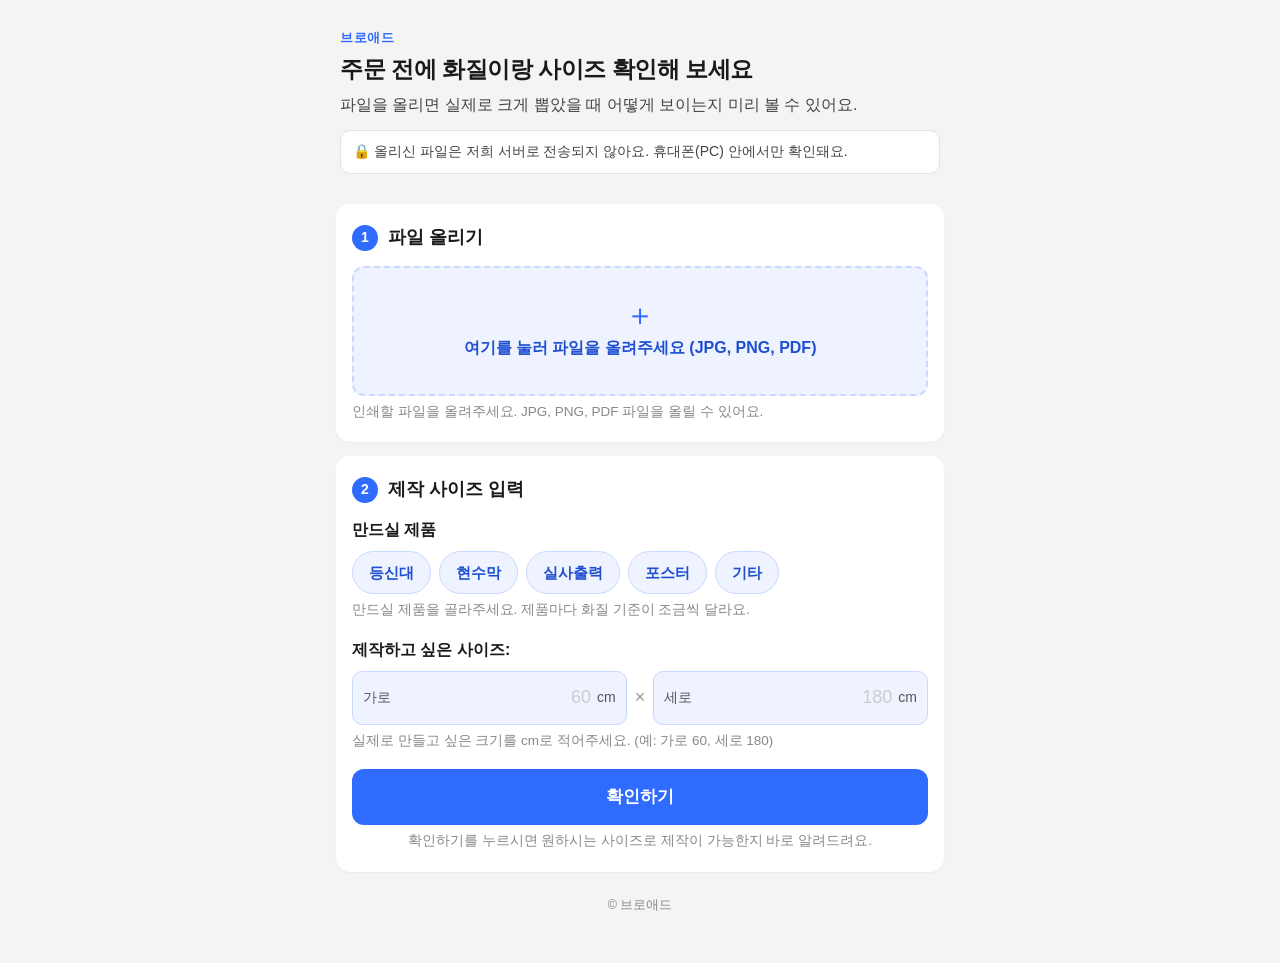
<file: index.html>
<!doctype html>
<html lang="ko">
<head>
  <meta charset="utf-8">
  <meta name="viewport" content="width=device-width, initial-scale=1, viewport-fit=cover">
  <title>화질·사이즈 확인</title>
  <meta name="description" content="주문 전에 화질과 사이즈를 미리 확인해 보세요.">
  <link rel="stylesheet" href="css/style.css?v=20261117a">
</head>
<body>
  <main class="wrap">
    <header class="top">
      <p class="brand" id="brand"></p>
      <h1 id="title"></h1>
      <p class="intro" id="intro"></p>
      <p class="privacy"><span aria-hidden="true">🔒</span> <span id="privacy"></span></p>
    </header>

    <!-- 1. 파일 올리기 -->
    <section class="card" id="step1">
      <h2><span class="num">1</span><span data-msg="step1Title"></span></h2>

      <label class="drop" id="drop">
        <input type="file" id="fileInput" accept=".jpg,.jpeg,.png,.pdf,.ai,image/jpeg,image/png,application/pdf">
        <span class="drop-icon" aria-hidden="true">＋</span>
        <span class="drop-text" data-msg="uploadButton"></span>
      </label>
      <p class="help" data-msg="uploadHelp"></p>

      <p class="status" id="loading" hidden><span class="spinner" aria-hidden="true"></span><span data-msg="loading"></span></p>
      <p class="error" id="fileError" role="alert" hidden></p>

      <div class="original" id="original" hidden>
        <div class="thumb-box"><img id="thumb" alt="올리신 파일 미리보기"></div>
        <p class="filename" id="fileName"></p>
        <div class="page-pick" id="pagePick" hidden>
          <label for="pageSelect" data-msg="pageLabel"></label>
          <select id="pageSelect"></select>
          <p class="help" data-msg="pageHelp"></p>
        </div>
        <p class="orig-size" id="origSize"></p>
        <p class="help" data-msg="originalHelp"></p>
        <button type="button" class="link-btn" id="changeFile" data-msg="uploadChange"></button>
      </div>
    </section>

    <!-- 2. 제작 사이즈 입력 -->
    <section class="card" id="step2">
      <h2><span class="num">2</span><span data-msg="step2Title"></span></h2>

      <p class="label" data-msg="itemLabel"></p>
      <div class="chips" id="items" role="radiogroup"></div>
      <p class="help" data-msg="itemHelp"></p>

      <p class="label" data-msg="sizeLabel"></p>
      <div class="size-row">
        <label class="size-field">
          <span data-msg="widthLabel"></span>
          <input type="text" inputmode="decimal" id="reqW" autocomplete="off" placeholder="60">
          <span class="unit">cm</span>
        </label>
        <span class="times" aria-hidden="true">×</span>
        <label class="size-field">
          <span data-msg="heightLabel"></span>
          <input type="text" inputmode="decimal" id="reqH" autocomplete="off" placeholder="180">
          <span class="unit">cm</span>
        </label>
      </div>
      <p class="help" data-msg="sizeHelp"></p>

      <button type="button" class="primary" id="checkBtn" data-msg="checkButton"></button>
      <p class="help center" data-msg="checkHelp"></p>
      <p class="error" id="sizeError" role="alert" hidden></p>
    </section>

    <!-- 3. 결과 -->
    <section class="card" id="step3" hidden>
      <h2><span class="num">3</span><span data-msg="step3Title"></span></h2>
      <p class="stale" id="stale" hidden data-msg="resultStale"></p>

      <div class="previews" id="previews">
        <figure class="pv pv-main">
          <figcaption id="pvMainCap"></figcaption>
          <div class="pv-stage"><canvas id="pvMain"></canvas></div>
          <p class="pv-size" id="pvMainSize"></p>
        </figure>
        <figure class="pv pv-orig" id="pvOrigWrap" hidden>
          <figcaption data-msg="previewOriginal"></figcaption>
          <div class="pv-stage"><canvas id="pvOrig"></canvas></div>
        </figure>
      </div>

      <div class="verdict" id="verdict"></div>

      <button type="button" class="primary" id="zoomBtn" data-msg="zoomButton"></button>
      <p class="help center" data-msg="zoomButtonHelp"></p>
    </section>

    <!-- 4. 확대 화질 보기 -->
    <section class="card" id="step4" hidden>
      <h2><span class="num">4</span><span data-msg="step4Title"></span></h2>
      <p class="zoom-desc" id="zoomDesc"></p>

      <div class="quality" id="quality" hidden>
        <span class="q-label" data-msg="qualityTitle"></span>
        <span class="q-text" id="qualityText"></span>
      </div>

      <div class="zoom-levels" id="zoomLevels" role="radiogroup"></div>
      <p class="help" data-msg="zoomLevelHelp"></p>

      <div class="zoom-wrap">
        <canvas id="zoomCanvas" class="zoom-canvas"></canvas>
        <div class="minimap-box">
          <canvas id="minimap"></canvas>
        </div>
      </div>
      <p class="help" data-msg="zoomViewHelp"></p>
      <p class="help" data-msg="minimapHelp"></p>
      <p class="help note" data-msg="colorNote"></p>

      <div class="upscale" id="upscale" hidden>
        <p class="up-title" data-msg="upscaleTitle"></p>
        <p class="up-desc" data-msg="upscaleDesc"></p>
        <div class="up-apply">
          <p class="up-apply-title" data-msg="upscaleApply"></p>
          <p class="up-apply-desc" data-msg="upscaleApplyDesc"></p>
          <p class="up-email" id="upEmail"></p>
          <button type="button" class="primary up-mail-btn" id="mailCopyBtn" data-msg="mailCopyButton"></button>
          <p class="help center" data-msg="mailCopyHelp"></p>
        </div>
      </div>
    </section>

    <footer class="foot" id="foot"></footer>

    <!-- 메일 안내 팝업 -->
    <div class="modal" id="mailModal" hidden>
      <div class="modal-bg" id="mailModalBg"></div>
      <div class="modal-panel" role="dialog" aria-modal="true" aria-labelledby="mailModalTitle">
        <p class="modal-check" id="mailModalTitle"></p>
        <p class="modal-email" id="modalEmail"></p>

        <p class="modal-sub" data-msg="mailFormTitle"></p>
        <p class="modal-warn">⚠️ <span data-msg="mailWarn"></span></p>

        <div class="mail-field">
          <div class="mail-field-head"><span data-msg="mailSubjectLabel"></span></div>
          <p class="mail-field-val" data-msg="mailSubject"></p>
        </div>
        <div class="mail-field">
          <div class="mail-field-head"><span data-msg="mailBodyLabel"></span></div>
          <p class="mail-field-val" data-msg="mailBody"></p>
        </div>

        <p class="modal-note" data-msg="mailNote"></p>
        <button type="button" class="primary" id="mailModalClose" data-msg="mailClose"></button>
      </div>
    </div>
  </main>

  <script src="settings.js?v=20261117a"></script>
  <script src="messages.js?v=20261117a"></script>
  <script src="lib/pdf.min.js?v=20261117a"></script>
  <script src="js/ratio.js?v=20261117a"></script>
  <script src="js/fileReader.js?v=20261117a"></script>
  <script src="js/zoomViewer.js?v=20261117a"></script>
  <script src="js/app.js?v=20261117a"></script>
</body>
</html>
</file>
<file: css/style.css>
:root {
  --brand: #2F6BFF;
  --brand-dark: #1F4FD1;
  --brand-soft: #EEF3FF;
  --brand-line: #C9D8FF;
  --bg: #f4f4f2;
  --card: #ffffff;
  --text: #1a1a1a;
  --muted: #888888;
  --line: #e3e3e0;
  --ok: #1f7a3d;
  --ok-bg: #eaf6ee;
  --warn: #9a5b00;
  --warn-bg: #fff4e0;
  --err: #c0392b;
  --radius: 14px;
}

* { box-sizing: border-box; }
html { -webkit-text-size-adjust: 100%; }
body {
  margin: 0;
  background: var(--bg);
  color: var(--text);
  font-family: -apple-system, BlinkMacSystemFont, "Apple SD Gothic Neo", "Pretendard", "Malgun Gothic", "Noto Sans KR", sans-serif;
  font-size: 16px;
  line-height: 1.55;
  word-break: keep-all;
}
.wrap {
  max-width: 640px; margin: 0 auto;
  padding: calc(20px + env(safe-area-inset-top)) calc(16px + env(safe-area-inset-right)) calc(48px + env(safe-area-inset-bottom)) calc(16px + env(safe-area-inset-left));
}

/* 상단 */
.top { padding: 8px 4px 16px; }
.brand { margin: 0 0 6px; font-size: 13px; font-weight: 700; letter-spacing: .04em; color: var(--brand); }
.top h1 { margin: 0 0 8px; font-size: 23px; line-height: 1.35; letter-spacing: -.02em; }
.intro { margin: 0 0 12px; color: #444; }
.privacy {
  margin: 0; padding: 10px 12px; border-radius: 10px;
  background: #fff; border: 1px solid var(--line); font-size: 14px; color: #444;
}

/* 카드 */
.card {
  background: var(--card); border-radius: var(--radius);
  padding: 20px 16px; margin-top: 14px;
  box-shadow: 0 1px 2px rgba(0,0,0,.04);
}
.card h2 { display: flex; align-items: center; gap: 10px; margin: 0 0 14px; font-size: 18px; }
.num {
  display: inline-grid; place-items: center; width: 26px; height: 26px; border-radius: 50%;
  background: var(--brand); color: #fff; font-size: 14px; font-weight: 700;
}
.card.disabled { opacity: .55; }

/* 회색 도움말 (모든 항목 아래) */
.help { margin: 6px 0 0; font-size: 13.5px; color: var(--muted); line-height: 1.5; }
.help.center { text-align: center; }
.label { margin: 18px 0 8px; font-weight: 700; }
.label:first-of-type { margin-top: 0; }

/* 파일 올리기 */
.drop {
  position: relative; display: flex; flex-direction: column; align-items: center; justify-content: center;
  gap: 6px; min-height: 130px; padding: 18px; text-align: center;
  border: 2px dashed var(--brand-line); border-radius: 12px; background: var(--brand-soft); cursor: pointer;
  transition: border-color .15s, background .15s;
}
.drop:hover, .drop.over { border-color: var(--brand); background: #e3ebff; }
.drop-text { color: var(--brand-dark); }
.drop input { position: absolute; inset: 0; opacity: 0; cursor: pointer; width: 100%; }
.drop-icon { font-size: 30px; line-height: 1; color: var(--brand); }
.drop-text { font-weight: 600; }
.drop.has-file { display: none; }

.status { display: flex; align-items: center; gap: 10px; margin: 14px 0 0; color: #444; }
.spinner {
  width: 18px; height: 18px; border-radius: 50%;
  border: 3px solid #ddd; border-top-color: var(--brand); animation: spin .8s linear infinite;
}
@keyframes spin { to { transform: rotate(360deg); } }
.error { margin: 12px 0 0; padding: 10px 12px; border-radius: 10px; background: #fdecea; color: var(--err); font-size: 14.5px; }

.original { text-align: center; }
.thumb-box {
  display: flex; align-items: center; justify-content: center;
  background: repeating-conic-gradient(#eee 0 25%, #fafafa 0 50%) 0 0 / 16px 16px;
  border-radius: 10px; padding: 12px; min-height: 120px;
}
.thumb-box img { display: block; max-width: 100%; max-height: 300px; box-shadow: 0 1px 4px rgba(0,0,0,.15); }
.filename { margin: 10px 0 0; font-size: 13.5px; color: #555; overflow-wrap: anywhere; }
.orig-size { margin: 6px 0 0; font-size: 19px; font-weight: 800; letter-spacing: -.01em; }
.orig-size.ratio-only { font-size: 16px; font-weight: 700; }
.page-pick { margin: 12px auto 0; max-width: 320px; text-align: center; }
.page-pick label { display: block; font-weight: 700; margin-bottom: 6px; }
.page-pick select {
  width: 100%; padding: 10px 12px; border-radius: 10px; border: 1px solid var(--brand-line);
  background: var(--brand-soft); color: var(--brand-dark); font: inherit; font-weight: 700;
}
.link-btn {
  margin-top: 12px; padding: 8px 14px; border: 1px solid var(--brand-line); border-radius: 8px;
  background: var(--brand-soft); color: var(--brand-dark); font-weight: 600; font: inherit; font-size: 14px; cursor: pointer;
}

/* 품목 선택 */
.chips { display: flex; flex-wrap: wrap; gap: 8px; }
.chip {
  padding: 9px 16px; border-radius: 999px; border: 1px solid var(--brand-line); background: var(--brand-soft);
  font: inherit; font-size: 15px; font-weight: 600; color: var(--brand-dark); cursor: pointer; min-height: 40px;
  transition: background .15s, color .15s;
}
.chip:hover { border-color: var(--brand); }
.chip[aria-checked="true"] { background: var(--brand); border-color: var(--brand); color: #fff; font-weight: 700; }

/* 사이즈 입력 */
.size-row { display: flex; align-items: center; gap: 8px; }
.size-field {
  flex: 1; display: flex; align-items: center; gap: 6px; min-width: 0;
  border: 1px solid var(--brand-line); border-radius: 10px; padding: 0 10px; background: var(--brand-soft);
}
.size-field:focus-within { border-color: var(--brand); background: #fff; box-shadow: 0 0 0 3px rgba(47,107,255,.18); }
.size-field > span:first-child { font-size: 14px; color: #555; white-space: nowrap; }
.size-field input {
  flex: 1; min-width: 0; width: 100%; border: 0; outline: 0; padding: 12px 0;
  font: inherit; font-size: 18px; font-weight: 700; text-align: right; background: transparent;
}
.size-field input::placeholder { color: #ccc; font-weight: 400; }
.unit { font-size: 14px; color: #555; }
.times { color: #999; font-size: 18px; }

.primary {
  display: block; width: 100%; margin-top: 18px; padding: 15px; border: 0; border-radius: 12px;
  background: var(--brand); color: #fff; font: inherit; font-size: 17px; font-weight: 800; cursor: pointer;
}
.primary:hover { background: var(--brand-dark); }
.primary:active { transform: translateY(1px); }
.verdict + .primary { margin-top: 16px; }

/* 결과 */
.stale { margin: 0 0 12px; padding: 10px 12px; border-radius: 10px; background: var(--warn-bg); color: var(--warn); font-size: 14px; }
.previews { display: flex; gap: 12px; align-items: flex-end; justify-content: center; }
.pv { margin: 0; text-align: center; min-width: 0; }
.pv-main { flex: 2; }
.pv-orig { flex: 1; }
.pv figcaption { font-size: 13px; color: #555; margin-bottom: 6px; font-weight: 600; }
.pv-stage {
  display: flex; align-items: center; justify-content: center;
  background: repeating-conic-gradient(#eee 0 25%, #fafafa 0 50%) 0 0 / 16px 16px;
  border-radius: 10px; padding: 10px;
}
.pv canvas { display: block; max-width: 100%; box-shadow: 0 1px 4px rgba(0,0,0,.18); background: #fff; }
.pv-size { margin: 6px 0 0; font-size: 14px; font-weight: 700; }

.verdict { margin-top: 16px; }
.verdict .box { padding: 14px; border-radius: 12px; }
.verdict .ok { background: var(--ok-bg); color: var(--ok); font-weight: 700; }
.verdict .warn { background: var(--warn-bg); color: #5a3a00; }
.verdict .warn strong { display: block; margin-bottom: 6px; color: var(--warn); }
.verdict .fit { margin-top: 12px; padding: 14px; border-radius: 12px; border: 1px solid var(--brand-line); background: var(--brand-soft); color: #1b2f66; }
.verdict .fit p { margin: 0 0 4px; }
.verdict .fit ul { margin: 6px 0 0; padding-left: 18px; }
.verdict .fit li { margin: 4px 0; font-weight: 700; }

/* 확대 화질 보기 */
.zoom-desc { margin: 0 0 12px; font-weight: 600; }
.quality {
  display: flex; flex-direction: column; gap: 4px; margin-bottom: 14px; padding: 12px 14px; border-radius: 12px;
}
.quality.good { background: var(--ok-bg); color: var(--ok); }
.quality.ok { background: var(--brand-soft); color: var(--brand-dark); }
.quality.pdf { background: var(--brand-soft); color: var(--brand-dark); }
.quality.low { background: #fdecea; color: var(--err); }
.q-label { font-size: 12.5px; font-weight: 700; opacity: .8; }
.q-text { font-weight: 700; }
.upscale {
  margin: 18px 0 0; padding: 16px 14px; border-radius: 12px;
  border: 1px solid var(--brand-line); background: #fff;
}
.up-title { margin: 0 0 4px; font-weight: 800; font-size: 16.5px; color: var(--brand-dark); }
.up-desc { margin: 0 0 12px; font-size: 14.5px; color: #333; }
.up-apply {
  margin-top: 4px; padding: 14px; border-radius: 12px; background: var(--brand-soft); text-align: center;
}
.up-apply-title { margin: 0 0 4px; font-weight: 800; font-size: 17px; color: var(--brand-dark); }
.up-apply-desc { margin: 0 0 10px; font-size: 14px; color: #333; }
.up-email {
  margin: 0; padding: 12px; border-radius: 10px; background: #fff; border: 1px solid var(--brand-line);
  font-size: 19px; font-weight: 800; letter-spacing: .02em; user-select: all; -webkit-user-select: all; overflow-wrap: anywhere;
}
.up-mail-btn { margin-top: 10px; }

/* 메일 안내 팝업 */
.modal { position: fixed; inset: 0; z-index: 50; display: flex; align-items: center; justify-content: center; padding: 16px; }
.modal-bg { position: absolute; inset: 0; background: rgba(10,20,40,.55); }
.modal-panel {
  position: relative; width: 100%; max-width: 420px; max-height: calc(100vh - 32px); overflow-y: auto;
  background: #fff; border-radius: 16px; padding: 22px 18px 18px; box-shadow: 0 10px 40px rgba(0,0,0,.3);
  animation: pop .18s ease-out;
}
@keyframes pop { from { transform: scale(.96); opacity: 0; } to { transform: none; opacity: 1; } }
.modal-check { margin: 0; text-align: center; font-size: 19px; font-weight: 800; color: var(--ok); }
.modal-check.fail { color: var(--warn); }
.modal-email { margin: 6px 0 16px; text-align: center; font-size: 17px; font-weight: 800; user-select: all; -webkit-user-select: all; overflow-wrap: anywhere; }
.modal-sub { margin: 0 0 8px; font-weight: 800; border-top: 1px solid var(--line); padding-top: 14px; }
.modal-warn { margin: 0 0 12px; padding: 10px 12px; border-radius: 10px; background: #fdecea; color: var(--err); font-weight: 800; }
.mail-field { margin-bottom: 10px; padding: 10px 12px; border-radius: 10px; background: #f7f8fa; border: 1px dashed #c8cdd6; }
.mail-field-head { font-size: 13px; font-weight: 700; color: var(--brand-dark); }
.mail-field-val { margin: 4px 0 0; font-weight: 700; overflow-wrap: anywhere; }
.modal-note { margin: 12px 0 0; font-size: 13.5px; color: #666; }
.zoom-levels { display: flex; gap: 8px; }
.zoom-levels .chip { flex: 1; text-align: center; font-size: 16px; }
.zoom-wrap { position: relative; margin-top: 14px; }
.zoom-canvas {
  display: block; width: 100%; height: min(62vh, 520px); border-radius: 12px;
  background: #d9dce1; cursor: grab; touch-action: none; user-select: none;
}
.zoom-canvas.grabbing { cursor: grabbing; }
.minimap-box {
  position: absolute; right: 8px; bottom: 8px; padding: 4px; border-radius: 8px;
  background: rgba(255,255,255,.92); box-shadow: 0 2px 8px rgba(0,0,0,.2); line-height: 0;
}
.minimap-box canvas { display: block; cursor: pointer; touch-action: none; }
.help.note { margin-top: 10px; }

.foot { margin-top: 24px; text-align: center; font-size: 12.5px; color: var(--muted); }

[hidden] { display: none !important; }
</file>
